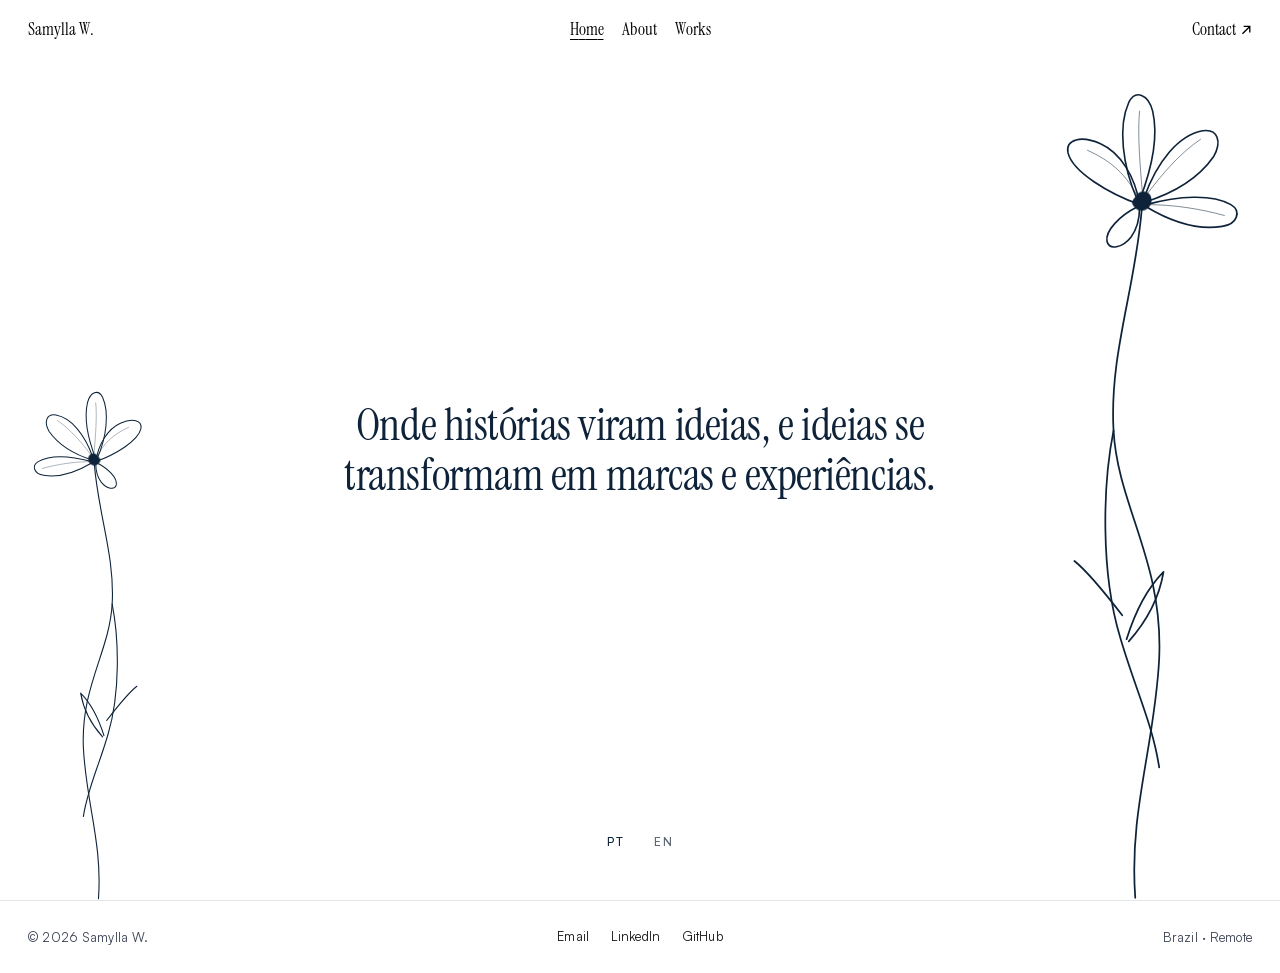
<file: index.html>
<!doctype html>
<html lang="en">
<head>
<meta charset="utf-8">
<meta name="viewport" content="width=device-width, initial-scale=1">
<title>Samylla W.</title>
<meta name="description" content="Creating meaningful experiences that connect people and brands.">
<meta property="og:title" content="Samylla W.">
<meta property="og:description" content="Creating meaningful experiences that connect people and brands.">
<meta property="og:type" content="website">
<meta name="theme-color" content="#FFFFFF">
  <link rel="icon" type="image/svg+xml" href="favicon.svg">
  <meta property="og:image" content="https://samylla.com/og-image.png?v=2">
  <meta property="og:image:width" content="1200">
  <meta property="og:image:height" content="630">
  <meta name="twitter:card" content="summary_large_image">
  <meta name="twitter:image" content="https://samylla.com/og-image.png?v=2">
<link rel="preload" href="Satoshi-Variable.woff2" as="font" type="font/woff2" crossorigin>
<link rel="preconnect" href="https://fonts.googleapis.com">
<link rel="preconnect" href="https://fonts.gstatic.com" crossorigin>
<link rel="stylesheet" href="https://fonts.googleapis.com/css2?family=Instrument+Serif&display=swap">
<link rel="stylesheet" href="style.css">
<script src="main.js" defer></script>
</head>
<body>
<div class="site page-in" style="background: #FFFFFF">
<a class="skip" href="#main">Skip to content</a>
<div class="site nav-root" style="background: transparent; min-height: 0; overflow: visible; color: #000000">
  <header style="position: absolute; top: 0; left: 0; right: 0; z-index: 40">
    <div style="display: grid; grid-template-columns: minmax(0, 1fr) auto minmax(0, 1fr); align-items: center; padding: 8px var(--gutter)">
      <a class="mn" href="index.html" style="justify-self: start"><span class="roll" aria-hidden="true"><span class="ch" style="--d: 0.000s">S</span><span class="ch" style="--d: 0.020s">a</span><span class="ch" style="--d: 0.040s">m</span><span class="ch" style="--d: 0.060s">y</span><span class="ch" style="--d: 0.080s">l</span><span class="ch" style="--d: 0.100s">l</span><span class="ch" style="--d: 0.120s">a</span><span class="ch" style="--d: 0.140s"> </span><span class="ch" style="--d: 0.160s">W</span><span class="ch" style="--d: 0.180s">.</span></span><span class="sr-only">Samylla W., home</span></a>
      <nav aria-label="Primary" class="hide-mobile"><ul style="display: flex; gap: 18px; align-items: center"><li><a class="mn" href="index.html" aria-current="page"><span class="roll" aria-hidden="true"><span class="ch" style="--d: 0.000s">H</span><span class="ch" style="--d: 0.020s">o</span><span class="ch" style="--d: 0.040s">m</span><span class="ch" style="--d: 0.060s">e</span></span><span class="sr-only">Home</span></a></li><li><a class="mn" href="about.html"><span class="roll" aria-hidden="true"><span class="ch" style="--d: 0.000s">A</span><span class="ch" style="--d: 0.020s">b</span><span class="ch" style="--d: 0.040s">o</span><span class="ch" style="--d: 0.060s">u</span><span class="ch" style="--d: 0.080s">t</span></span><span class="sr-only">About</span></a></li><li><a class="mn" href="works.html"><span class="roll" aria-hidden="true"><span class="ch" style="--d: 0.000s">W</span><span class="ch" style="--d: 0.020s">o</span><span class="ch" style="--d: 0.040s">r</span><span class="ch" style="--d: 0.060s">k</span><span class="ch" style="--d: 0.080s">s</span></span><span class="sr-only">Works</span></a></li></ul></nav>
      <div style="justify-self: end; display: flex; align-items: center">
        <a class="mn hide-mobile" href="mailto:samyllacontato@gmail.com?subject=%F0%9F%91%8B%F0%9F%8F%BB%20Hi%20(from%20your%20website)"><span class="roll" aria-hidden="true"><span class="ch" style="--d: 0.000s">C</span><span class="ch" style="--d: 0.020s">o</span><span class="ch" style="--d: 0.040s">n</span><span class="ch" style="--d: 0.060s">t</span><span class="ch" style="--d: 0.080s">a</span><span class="ch" style="--d: 0.100s">c</span><span class="ch" style="--d: 0.120s">t</span></span><span class="sr-only">Contact by email</span><svg class="arrow" viewBox="0 0 10 10" fill="none" aria-hidden="true"><path d="M2 8 8 2M3 2h5v5" stroke="currentColor" stroke-width="1.1"/></svg></a>
        <button class="mn only-mobile" type="button" data-menu-open aria-expanded="false" aria-controls="m-menu">Menu</button>
      </div>
    </div>
  </header>
  <div id="m-menu" role="dialog" aria-modal="true" aria-label="Menu" hidden style="position: fixed; inset: 0; z-index: 90; background: #FFFFFF; color: #000000; display: flex; flex-direction: column; padding: 8px var(--gutter) 32px">
    <div style="display: flex; justify-content: flex-end"><button class="mn" type="button" data-menu-close>Close</button></div>
    <ul style="margin-top: auto; display: flex; flex-direction: column; gap: 2px"><li><a href="index.html" class="serif" style="font-size: 56px; line-height: 1.1; display: block" aria-current="page">Home</a></li><li><a href="about.html" class="serif" style="font-size: 56px; line-height: 1.1; display: block">About</a></li><li><a href="works.html" class="serif" style="font-size: 56px; line-height: 1.1; display: block">Works</a></li><li><a href="mailto:samyllacontato@gmail.com?subject=%F0%9F%91%8B%F0%9F%8F%BB%20Hi%20(from%20your%20website)" class="serif" style="font-size: 56px; line-height: 1.1; display: block">Contact</a></li></ul>
  </div>
</div>
<main id="main">
  <section class="hero" aria-label="Introduction" data-hero>
    <svg class="art art-r" viewBox="1040 140 200 762" preserveAspectRatio="xMidYMax meet" aria-hidden="true" fill="none" stroke="currentColor" stroke-linecap="round" stroke-linejoin="round">
      <g class="sway">
          <path class="draw" pathLength="1" d="M1130 266 C1124 340 1100 400 1104 470 C1108 540 1150 590 1146 680 C1142 760 1118 820 1124 900" stroke-width="1.6" style="--d: 0.10s"/>
          <path class="draw" pathLength="1" d="M1104 470 C1094 520 1092 600 1110 660 C1124 708 1140 740 1146 780" stroke-width="1.6" style="--d: 0.35s"/>
          <path class="draw" pathLength="1" d="M1112 640 C1092 614 1078 598 1068 590" stroke-width="1.6" style="--d: 0.60s"/>
          <path class="draw" pathLength="1" d="M1116 662 C1126 630 1138 612 1150 600 C1146 624 1134 646 1118 664" stroke-width="1.6" style="--d: 0.85s"/>
          <path class="draw" pathLength="1" d="M1128 262 C1100 252 1066 232 1062 214 C1060 202 1074 198 1092 206 C1110 214 1124 236 1128 262" stroke-width="1.5" style="--d: 1.10s"/>
          <path class="draw" pathLength="1" d="M1126 258 C1112 226 1108 190 1118 168 C1124 156 1136 160 1140 176 C1146 202 1138 232 1128 258" stroke-width="1.5" style="--d: 1.28s"/>
          <path class="draw" pathLength="1" d="M1132 256 C1144 222 1164 198 1186 194 C1200 192 1204 204 1196 218 C1182 238 1158 252 1132 260" stroke-width="1.5" style="--d: 1.46s"/>
          <path class="draw" pathLength="1" d="M1134 262 C1164 254 1194 252 1212 262 C1222 268 1218 280 1204 282 C1180 286 1154 276 1134 264" stroke-width="1.5" style="--d: 1.64s"/>
          <path class="draw" pathLength="1" d="M1126 264 C1110 272 1096 286 1098 296 C1100 304 1112 302 1120 292 C1126 284 1128 274 1128 264" stroke-width="1.5" style="--d: 1.82s"/>
          <path class="draw" pathLength="1" d="M1128 258 C1116 234 1102 222 1080 212" stroke-width=".8" opacity=".6" style="--d: 2.00s"/>
          <path class="draw" pathLength="1" d="M1131 256 C1128 222 1126 196 1128 176" stroke-width=".8" opacity=".6" style="--d: 2.10s"/>
          <path class="draw" pathLength="1" d="M1132 256 C1150 232 1166 214 1184 202" stroke-width=".8" opacity=".6" style="--d: 2.20s"/>
          <path class="draw" pathLength="1" d="M1134 262 C1160 262 1184 266 1206 272" stroke-width=".8" opacity=".6" style="--d: 2.30s"/>
          <path class="seed" d="M1124 255 C1128 247 1139 249 1139 258 C1139 267 1128 271 1123 264 C1120 261 1121 258 1124 255 Z" fill="currentColor" stroke="none" style="--d: 2.40s"/>
      </g>
    </svg>
    <svg class="art art-l" viewBox="1040 140 200 762" preserveAspectRatio="xMidYMax meet" aria-hidden="true" fill="none" stroke="currentColor" stroke-linecap="round" stroke-linejoin="round">
      <g class="sway" style="animation-delay: 3s">
          <path class="draw" pathLength="1" d="M1130 266 C1124 340 1100 400 1104 470 C1108 540 1150 590 1146 680 C1142 760 1118 820 1124 900" stroke-width="1.6" style="--d: 0.90s"/>
          <path class="draw" pathLength="1" d="M1104 470 C1094 520 1092 600 1110 660 C1124 708 1140 740 1146 780" stroke-width="1.6" style="--d: 1.15s"/>
          <path class="draw" pathLength="1" d="M1112 640 C1092 614 1078 598 1068 590" stroke-width="1.6" style="--d: 1.40s"/>
          <path class="draw" pathLength="1" d="M1116 662 C1126 630 1138 612 1150 600 C1146 624 1134 646 1118 664" stroke-width="1.6" style="--d: 1.65s"/>
          <path class="draw" pathLength="1" d="M1128 262 C1100 252 1066 232 1062 214 C1060 202 1074 198 1092 206 C1110 214 1124 236 1128 262" stroke-width="1.5" style="--d: 1.90s"/>
          <path class="draw" pathLength="1" d="M1126 258 C1112 226 1108 190 1118 168 C1124 156 1136 160 1140 176 C1146 202 1138 232 1128 258" stroke-width="1.5" style="--d: 2.08s"/>
          <path class="draw" pathLength="1" d="M1132 256 C1144 222 1164 198 1186 194 C1200 192 1204 204 1196 218 C1182 238 1158 252 1132 260" stroke-width="1.5" style="--d: 2.26s"/>
          <path class="draw" pathLength="1" d="M1134 262 C1164 254 1194 252 1212 262 C1222 268 1218 280 1204 282 C1180 286 1154 276 1134 264" stroke-width="1.5" style="--d: 2.44s"/>
          <path class="draw" pathLength="1" d="M1126 264 C1110 272 1096 286 1098 296 C1100 304 1112 302 1120 292 C1126 284 1128 274 1128 264" stroke-width="1.5" style="--d: 2.62s"/>
          <path class="draw" pathLength="1" d="M1128 258 C1116 234 1102 222 1080 212" stroke-width=".8" opacity=".6" style="--d: 2.80s"/>
          <path class="draw" pathLength="1" d="M1131 256 C1128 222 1126 196 1128 176" stroke-width=".8" opacity=".6" style="--d: 2.90s"/>
          <path class="draw" pathLength="1" d="M1132 256 C1150 232 1166 214 1184 202" stroke-width=".8" opacity=".6" style="--d: 3.00s"/>
          <path class="draw" pathLength="1" d="M1134 262 C1160 262 1184 266 1206 272" stroke-width=".8" opacity=".6" style="--d: 3.10s"/>
          <path class="seed" d="M1124 255 C1128 247 1139 249 1139 258 C1139 267 1128 271 1123 264 C1120 261 1121 258 1124 255 Z" fill="currentColor" stroke="none" style="--d: 3.20s"/>
      </g>
    </svg>
    <h1 class="sr-only">Samylla W. — Senior Product Designer and Design Engineer</h1>
    <div class="quote">
      <p lang="pt-BR" data-lang="pt" data-on="false"><span class="w" style="--d: 0.00s">Onde</span> <span class="w" style="--d: 0.06s">histórias</span> <span class="w" style="--d: 0.12s">viram</span> <span class="w" style="--d: 0.18s">ideias,</span> <span class="w" style="--d: 0.24s">e</span> <span class="w" style="--d: 0.30s">ideias</span> <span class="w" style="--d: 0.36s">se</span> <span class="w" style="--d: 0.42s">transformam</span> <span class="w" style="--d: 0.48s">em</span> <span class="w" style="--d: 0.54s">marcas</span> <span class="w" style="--d: 0.60s">e</span> <span class="w" style="--d: 0.66s">experiências.</span></p>
      <p lang="en" data-lang="en" data-on="false" aria-hidden="true"><span class="w" style="--d: 0.00s">Where</span> <span class="w" style="--d: 0.06s">stories</span> <span class="w" style="--d: 0.12s">become</span> <span class="w" style="--d: 0.18s">ideas,</span> <span class="w" style="--d: 0.24s">and</span> <span class="w" style="--d: 0.30s">ideas</span> <span class="w" style="--d: 0.36s">turn</span> <span class="w" style="--d: 0.42s">into</span> <span class="w" style="--d: 0.48s">brands</span> <span class="w" style="--d: 0.54s">and</span> <span class="w" style="--d: 0.60s">experiences.</span></p>
    </div>
    <div class="lang" role="group" aria-label="Language of the statement">
      <button type="button" data-set-lang="pt" aria-pressed="true">PT</button>
      <button type="button" data-set-lang="en" aria-pressed="false">EN</button>
    </div>
  </section>
</main>
<footer class="site" style="min-height: 0; background: #FFFFFF; color: #161616; font-family: var(--sans)">
  <div style="border-top: 1px solid var(--rule)">
  <div class="ft">
    <p class="t-meta c-3">© 2026 Samylla W.</p>
    <ul style="display: flex; gap: 22px; flex-wrap: wrap">
      <li><a class="t-meta" href="mailto:samyllacontato@gmail.com" style="display: inline-flex; min-height: 44px; align-items: center"><span class="u-link">Email</span></a></li>
      <li><a class="t-meta" href="https://www.linkedin.com/in/samylla-w/" target="_blank" rel="noopener" style="display: inline-flex; min-height: 44px; align-items: center"><span class="u-link">LinkedIn</span></a></li>
      <li><a class="t-meta" href="https://github.com/samyllaw" target="_blank" rel="noopener" style="display: inline-flex; min-height: 44px; align-items: center"><span class="u-link">GitHub</span></a></li>
    </ul>
    <p class="t-meta c-3" style="justify-self: end">Brazil · Remote</p>
  </div>
  </div>
</footer>
</div>
</body>
</html>
</file>
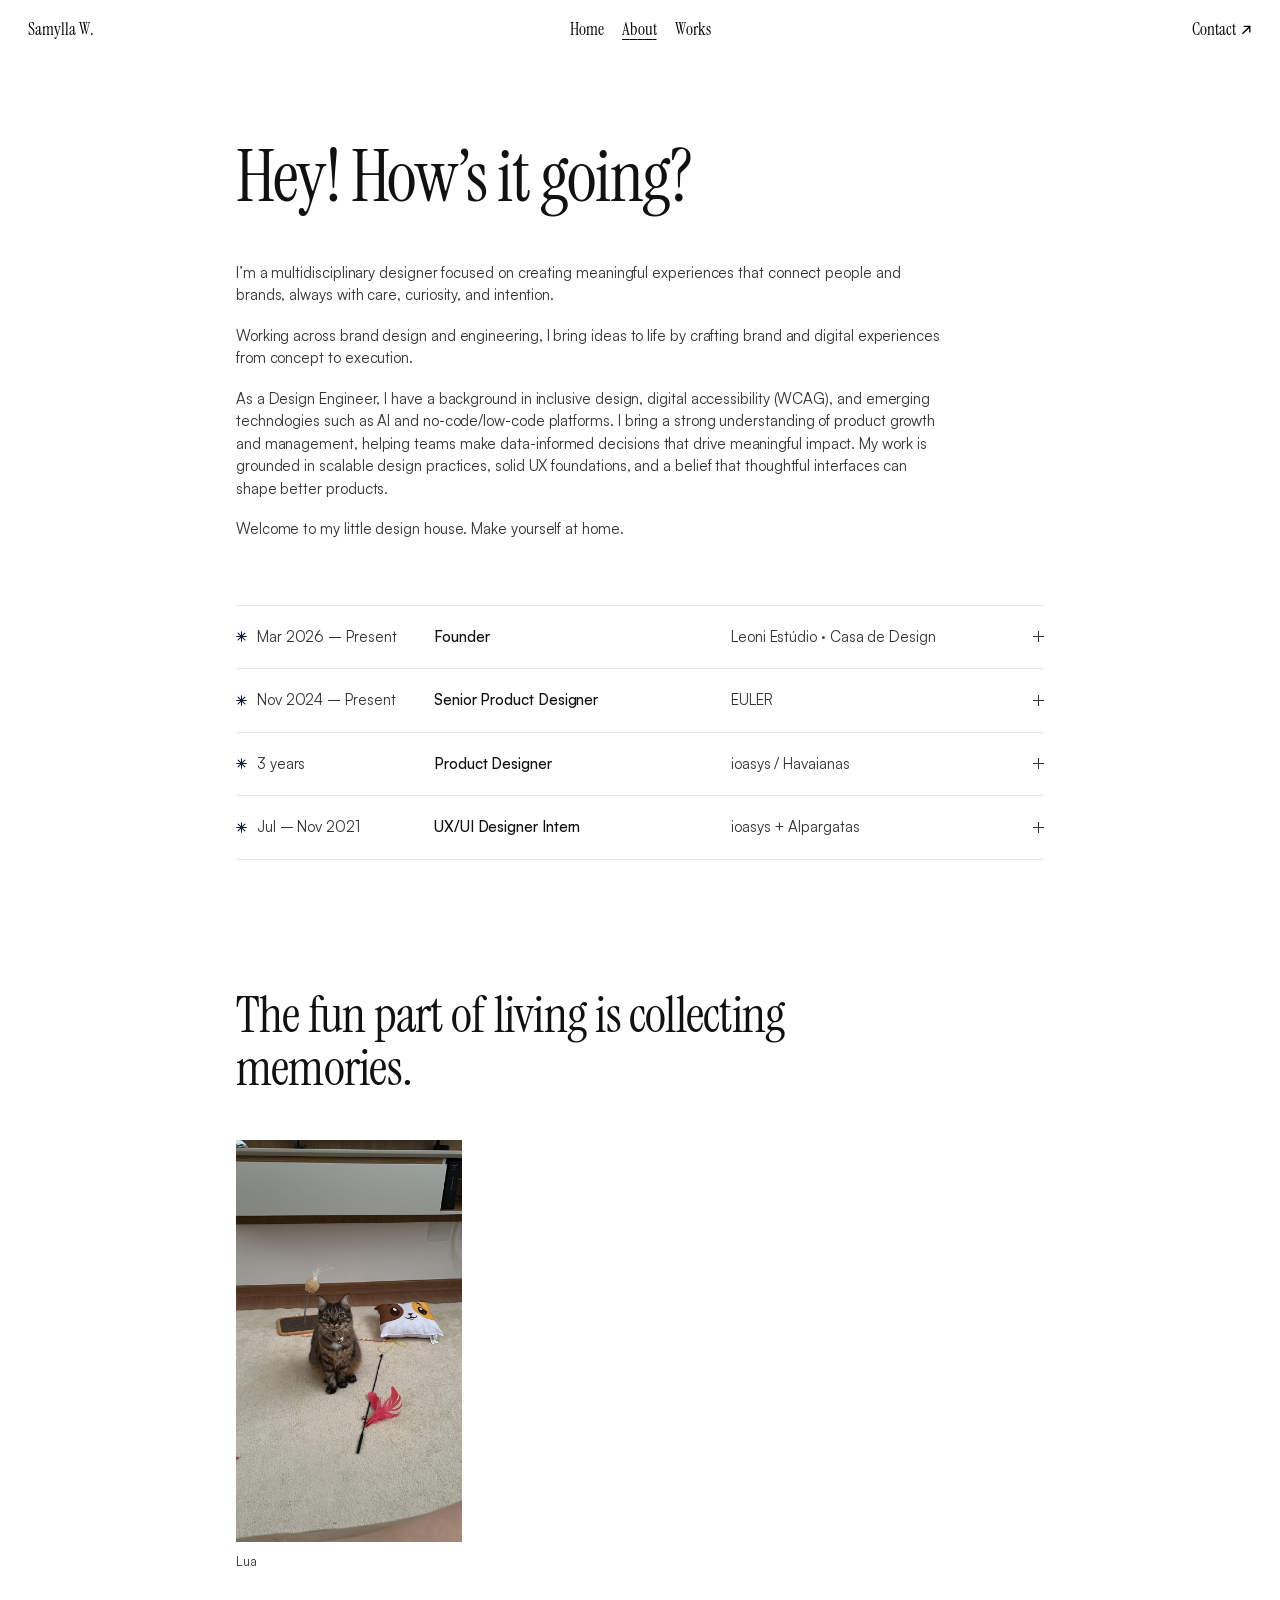
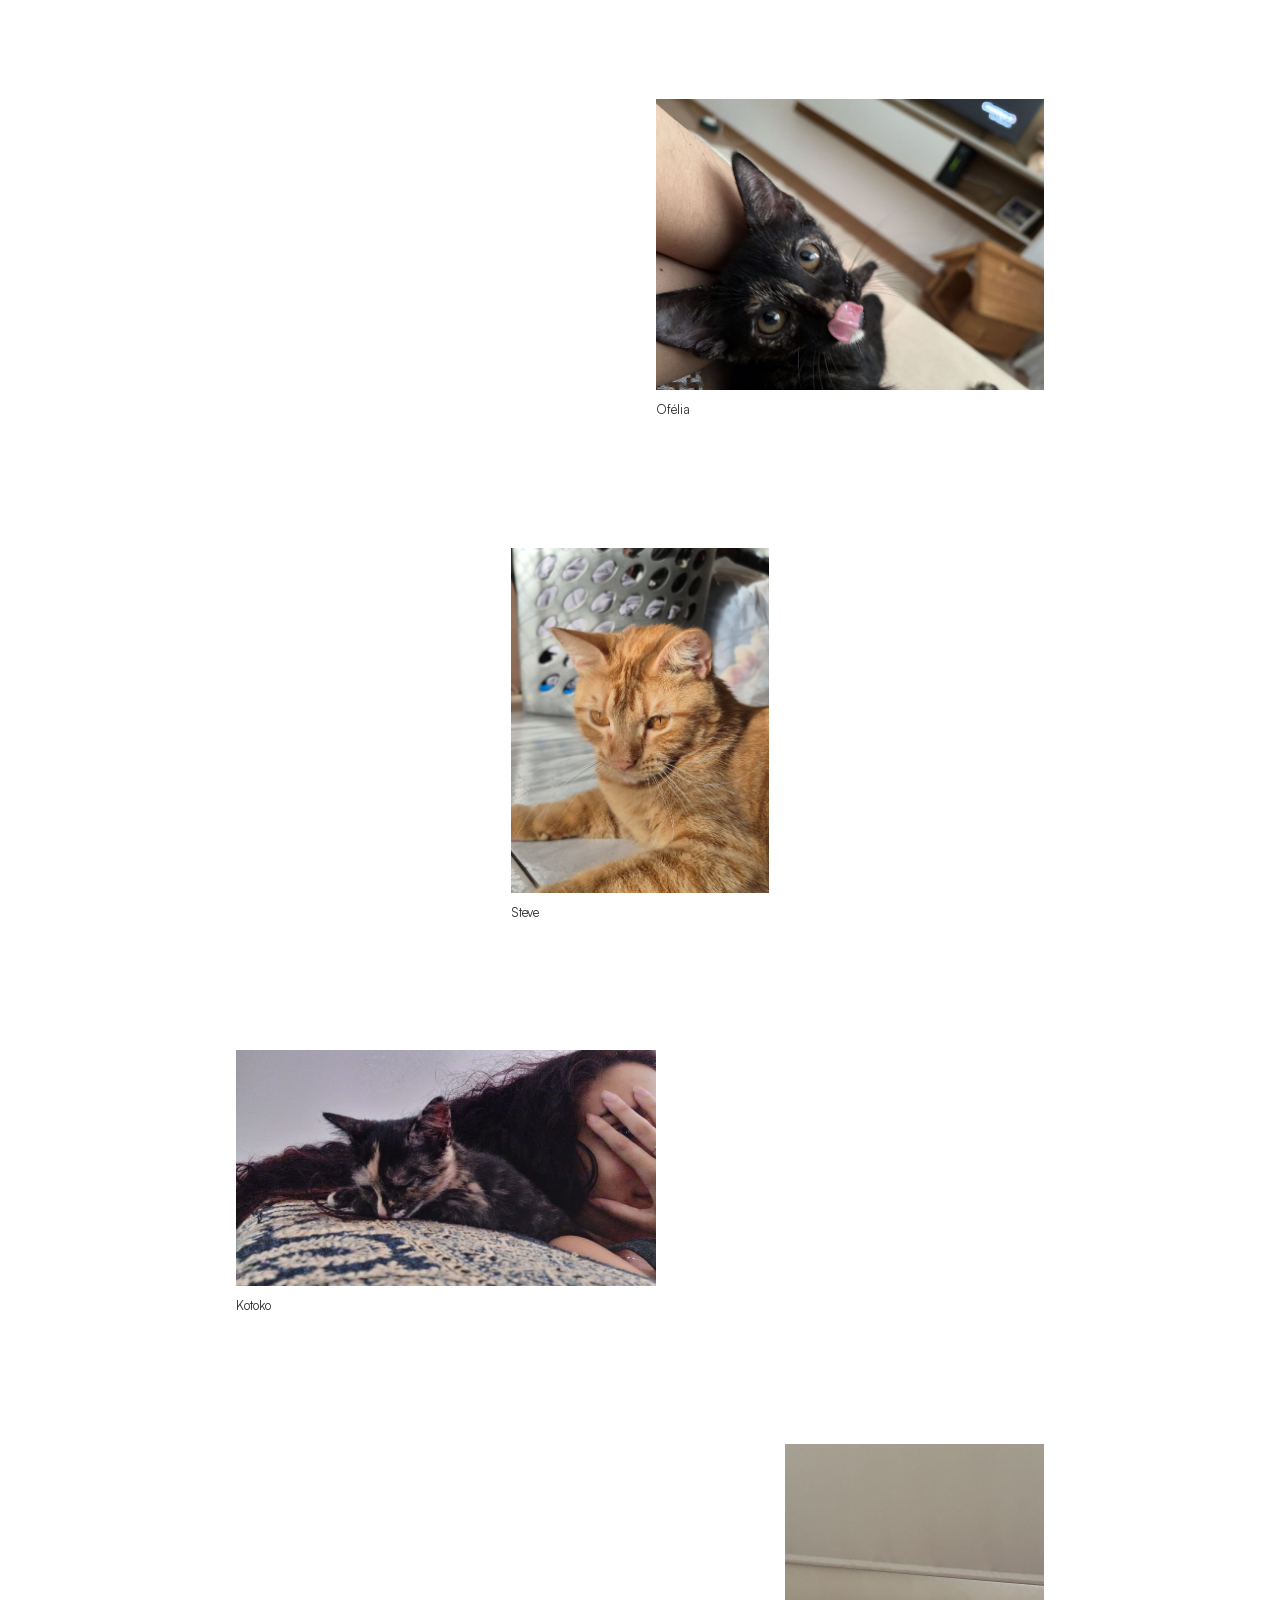
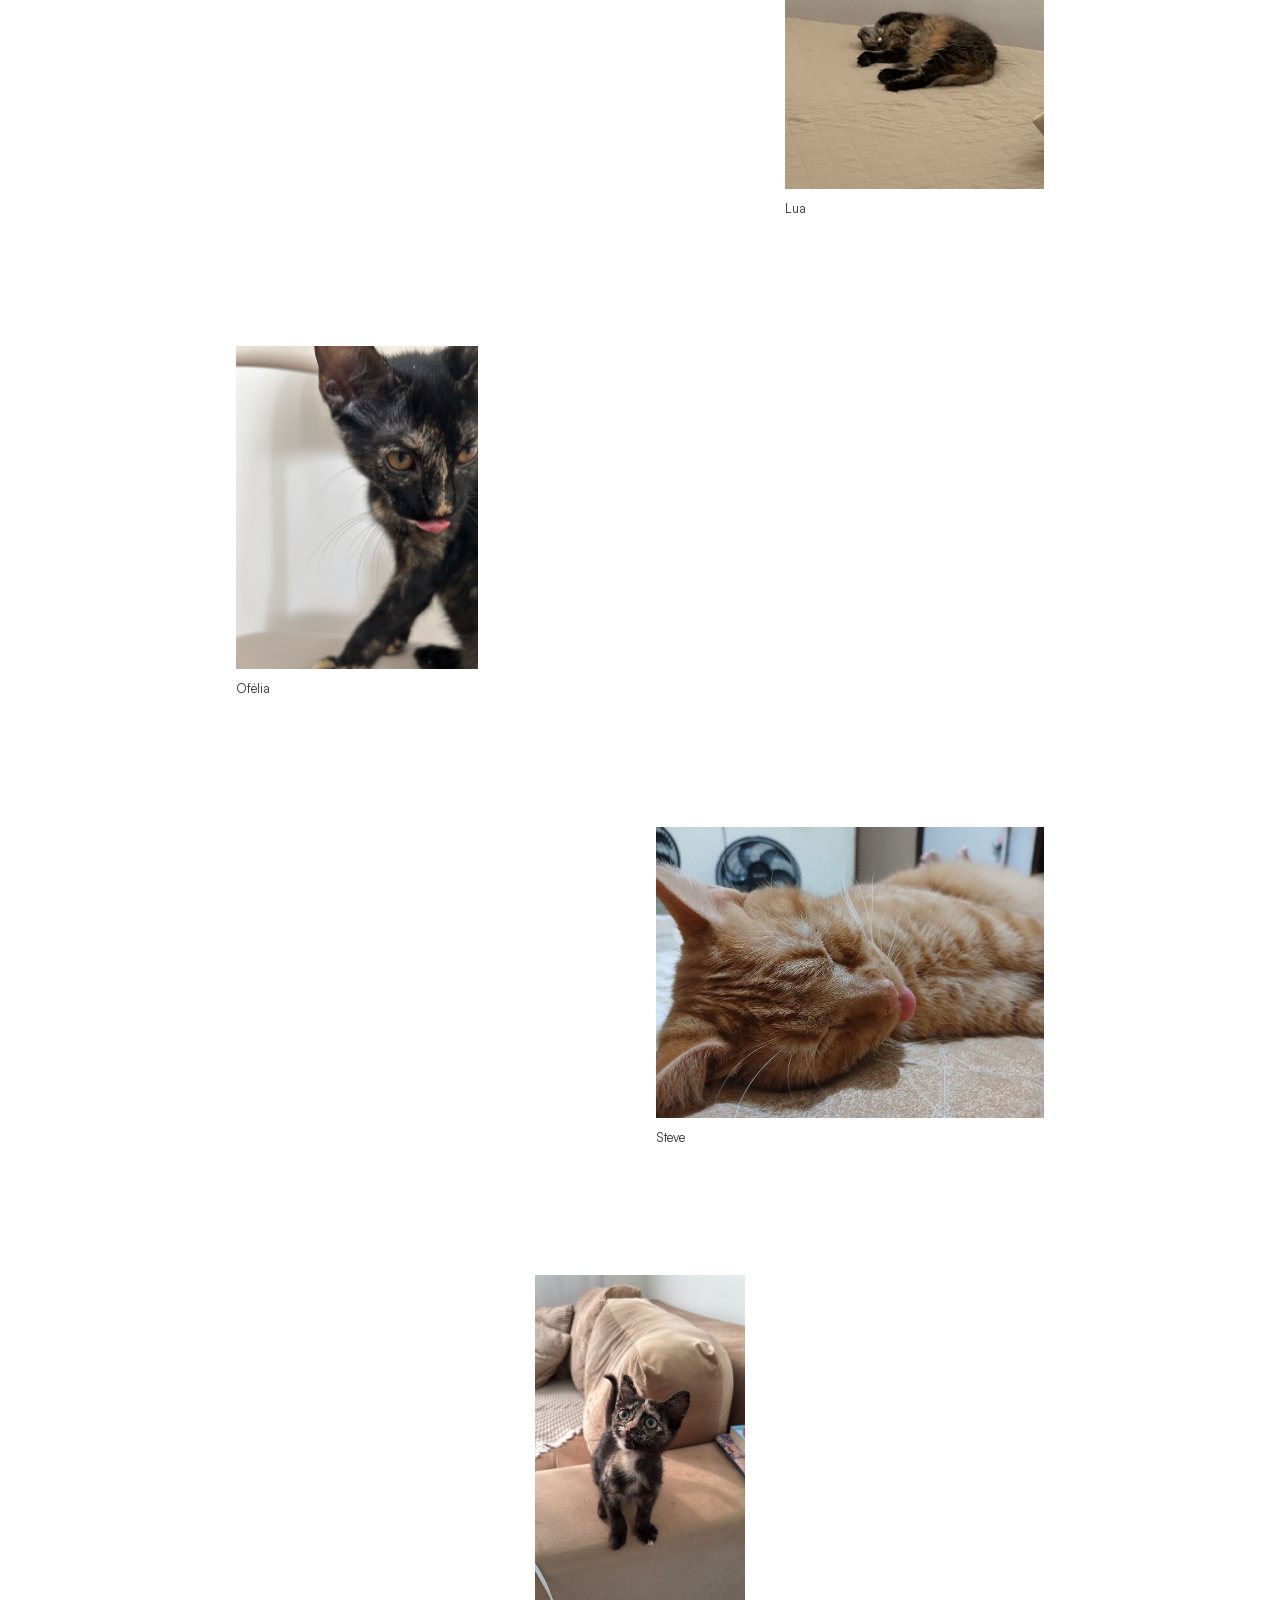
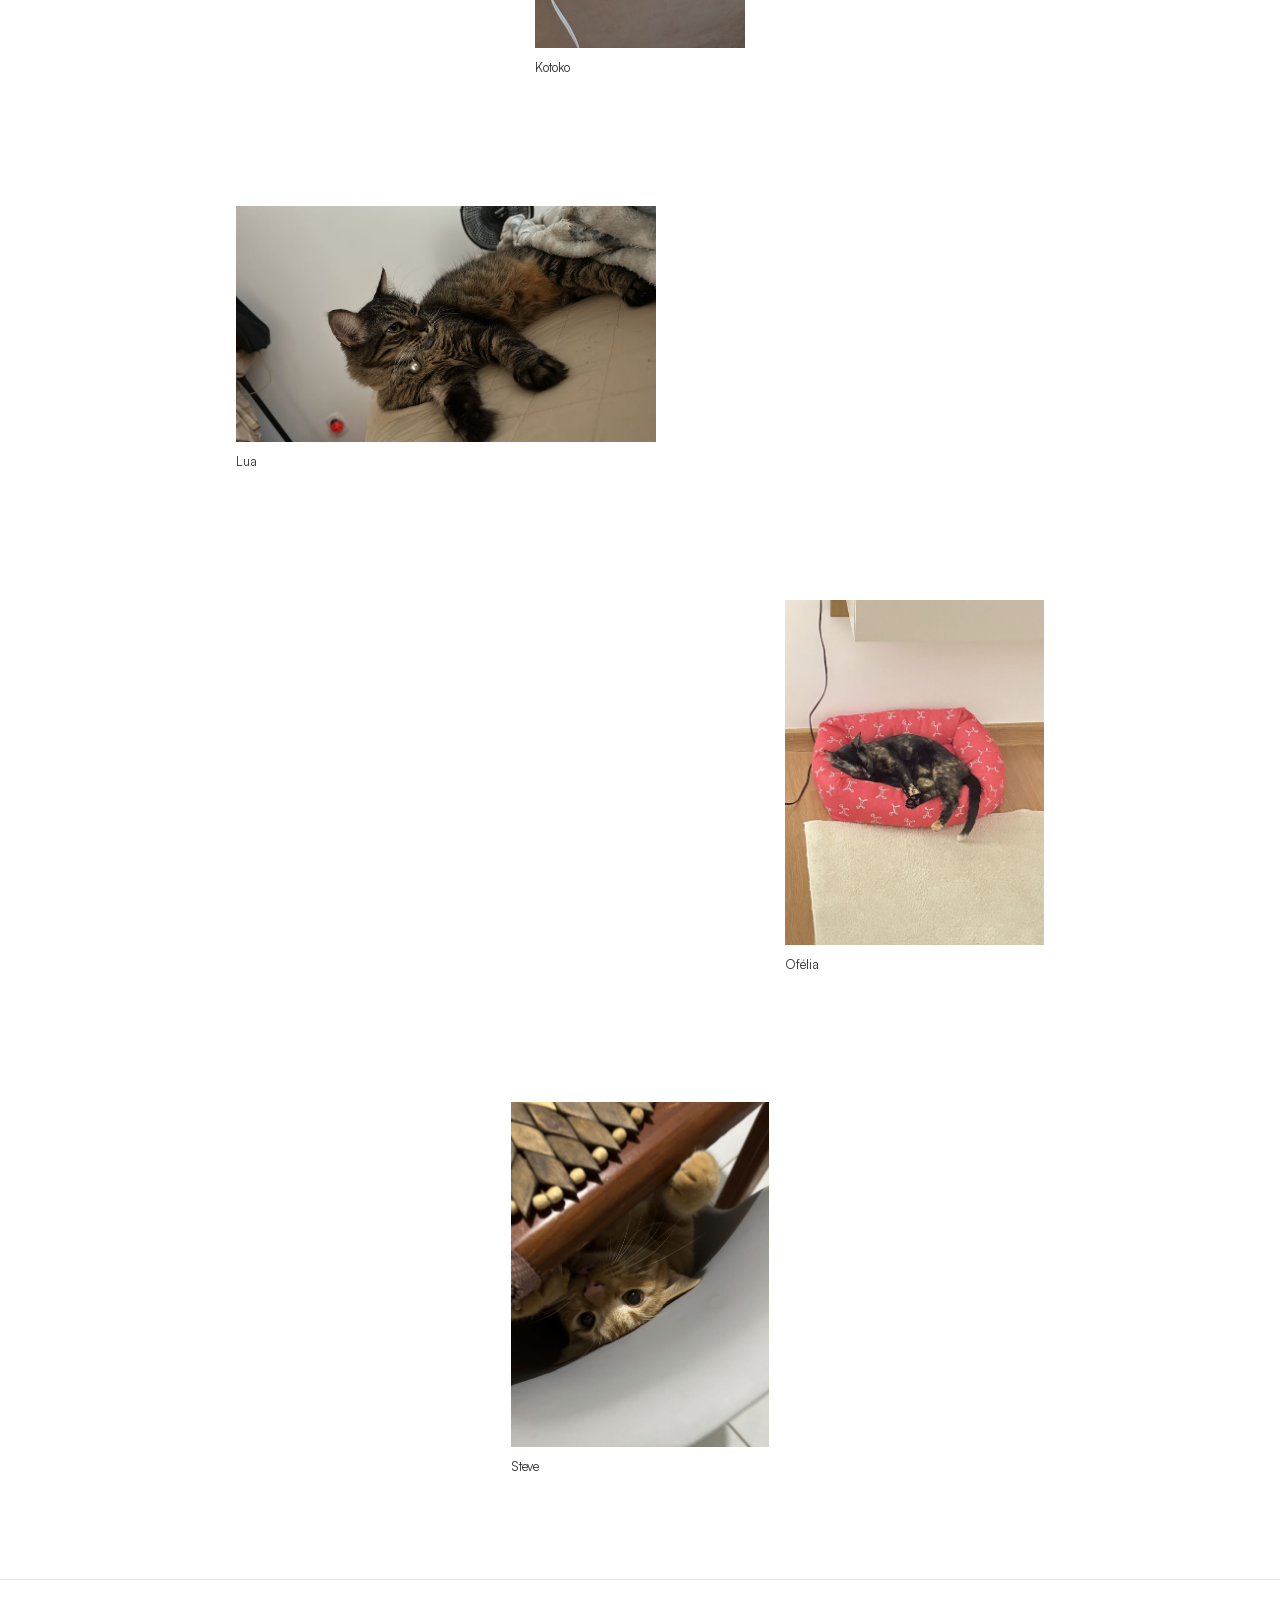
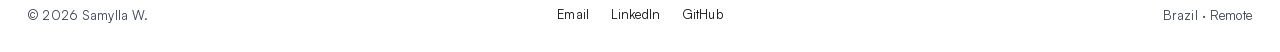
<file: about.html>
<!doctype html>
<html lang="en">
<head>
<meta charset="utf-8">
<meta name="viewport" content="width=device-width, initial-scale=1">
<title>About — Samylla W.</title>
<meta name="description" content="Creating meaningful experiences that connect people and brands.">
<meta property="og:title" content="Samylla W.">
<meta property="og:description" content="Creating meaningful experiences that connect people and brands.">
<meta property="og:type" content="website">
<meta name="theme-color" content="#FFFFFF">
  <link rel="icon" type="image/svg+xml" href="favicon.svg">
  <meta property="og:image" content="https://samylla.com/og-image.png?v=2">
  <meta property="og:image:width" content="1200">
  <meta property="og:image:height" content="630">
  <meta name="twitter:card" content="summary_large_image">
  <meta name="twitter:image" content="https://samylla.com/og-image.png?v=2">
<link rel="preload" href="Satoshi-Variable.woff2" as="font" type="font/woff2" crossorigin>
<link rel="preconnect" href="https://fonts.googleapis.com">
<link rel="preconnect" href="https://fonts.gstatic.com" crossorigin>
<link rel="stylesheet" href="https://fonts.googleapis.com/css2?family=Instrument+Serif&display=swap">
<link rel="stylesheet" href="style.css">
<script src="main.js" defer></script>
</head>
<body>
<div class="site pg page-in" style="background: #FFFFFF">
<a class="skip" href="#main">Skip to content</a>
<div class="site nav-root" style="background: transparent; min-height: 0; overflow: visible; color: #000000">
  <header style="position: absolute; top: 0; left: 0; right: 0; z-index: 40">
    <div style="display: grid; grid-template-columns: minmax(0, 1fr) auto minmax(0, 1fr); align-items: center; padding: 8px var(--gutter)">
      <a class="mn" href="index.html" style="justify-self: start"><span class="roll" aria-hidden="true"><span class="ch" style="--d: 0.000s">S</span><span class="ch" style="--d: 0.020s">a</span><span class="ch" style="--d: 0.040s">m</span><span class="ch" style="--d: 0.060s">y</span><span class="ch" style="--d: 0.080s">l</span><span class="ch" style="--d: 0.100s">l</span><span class="ch" style="--d: 0.120s">a</span><span class="ch" style="--d: 0.140s"> </span><span class="ch" style="--d: 0.160s">W</span><span class="ch" style="--d: 0.180s">.</span></span><span class="sr-only">Samylla W., home</span></a>
      <nav aria-label="Primary" class="hide-mobile"><ul style="display: flex; gap: 18px; align-items: center"><li><a class="mn" href="index.html"><span class="roll" aria-hidden="true"><span class="ch" style="--d: 0.000s">H</span><span class="ch" style="--d: 0.020s">o</span><span class="ch" style="--d: 0.040s">m</span><span class="ch" style="--d: 0.060s">e</span></span><span class="sr-only">Home</span></a></li><li><a class="mn" href="about.html" aria-current="page"><span class="roll" aria-hidden="true"><span class="ch" style="--d: 0.000s">A</span><span class="ch" style="--d: 0.020s">b</span><span class="ch" style="--d: 0.040s">o</span><span class="ch" style="--d: 0.060s">u</span><span class="ch" style="--d: 0.080s">t</span></span><span class="sr-only">About</span></a></li><li><a class="mn" href="works.html"><span class="roll" aria-hidden="true"><span class="ch" style="--d: 0.000s">W</span><span class="ch" style="--d: 0.020s">o</span><span class="ch" style="--d: 0.040s">r</span><span class="ch" style="--d: 0.060s">k</span><span class="ch" style="--d: 0.080s">s</span></span><span class="sr-only">Works</span></a></li></ul></nav>
      <div style="justify-self: end; display: flex; align-items: center">
        <a class="mn hide-mobile" href="mailto:samyllacontato@gmail.com?subject=%F0%9F%91%8B%F0%9F%8F%BB%20Hi%20(from%20your%20website)"><span class="roll" aria-hidden="true"><span class="ch" style="--d: 0.000s">C</span><span class="ch" style="--d: 0.020s">o</span><span class="ch" style="--d: 0.040s">n</span><span class="ch" style="--d: 0.060s">t</span><span class="ch" style="--d: 0.080s">a</span><span class="ch" style="--d: 0.100s">c</span><span class="ch" style="--d: 0.120s">t</span></span><span class="sr-only">Contact by email</span><svg class="arrow" viewBox="0 0 10 10" fill="none" aria-hidden="true"><path d="M2 8 8 2M3 2h5v5" stroke="currentColor" stroke-width="1.1"/></svg></a>
        <button class="mn only-mobile" type="button" data-menu-open aria-expanded="false" aria-controls="m-menu">Menu</button>
      </div>
    </div>
  </header>
  <div id="m-menu" role="dialog" aria-modal="true" aria-label="Menu" hidden style="position: fixed; inset: 0; z-index: 90; background: #FFFFFF; color: #000000; display: flex; flex-direction: column; padding: 8px var(--gutter) 32px">
    <div style="display: flex; justify-content: flex-end"><button class="mn" type="button" data-menu-close>Close</button></div>
    <ul style="margin-top: auto; display: flex; flex-direction: column; gap: 2px"><li><a href="index.html" class="serif" style="font-size: 56px; line-height: 1.1; display: block">Home</a></li><li><a href="about.html" class="serif" style="font-size: 56px; line-height: 1.1; display: block" aria-current="page">About</a></li><li><a href="works.html" class="serif" style="font-size: 56px; line-height: 1.1; display: block">Works</a></li><li><a href="mailto:samyllacontato@gmail.com?subject=%F0%9F%91%8B%F0%9F%8F%BB%20Hi%20(from%20your%20website)" class="serif" style="font-size: 56px; line-height: 1.1; display: block">Contact</a></li></ul>
  </div>
</div>
<main id="main" class="px" style="padding-top: clamp(96px, 9vw, 140px)">
  <!-- Intro -->
  <section class="sec" style="border-top: 0" aria-labelledby="ab-h">
    <div class="ed">
      <div style="grid-column: 3 / span 8">
        <h1 id="ab-h" class="ab-hey"><span class="line-mask"><span style="--d: .05s">Hey! How’s it going?</span></span></h1>
        <div class="ab-two sr" style="margin-top: 0; grid-template-columns: minmax(0,1fr); row-gap: 18px; max-width: 64ch">
          <p class="g">I’m a multidisciplinary designer focused on creating meaningful experiences that connect people and brands, always with care, curiosity, and intention.</p>
          <p class="g">Working across brand design and engineering, I bring ideas to life by crafting brand and digital experiences from concept to execution.</p>
          <p class="g">As a Design Engineer, I have a background in inclusive design, digital accessibility (WCAG), and emerging technologies such as AI and no-code/low-code platforms. I bring a strong understanding of product growth and management, helping teams make data-informed decisions that drive meaningful impact. My work is grounded in scalable design practices, solid UX foundations, and a belief that thoughtful interfaces can shape better products.</p>
          <p class="g">Welcome to my little design house. Make yourself at home.</p>
        </div>

      <ol aria-label="Experience" style="border-top: 1px solid #E6E6E6; margin-top: var(--vgap)">
          <li class="xr">
            <button class="xb" type="button" aria-expanded="false" aria-controls="xp-0">
              <span class="g" style="grid-column: span 2; display: inline-flex; align-items: center; gap: 10px"><svg class="ast-b" viewBox="0 0 16 16" aria-hidden="true"><path d="M8 1v14M1 8h14M3.05 3.05l9.9 9.9M12.95 3.05l-9.9 9.9" stroke="currentColor" stroke-width="1.6" stroke-linecap="round"/></svg>Mar 2026 – Present</span>
              <span style="grid-column: span 3; font-weight: 500">Founder</span>
              <span class="g" style="grid-column: span 3">Leoni Estúdio · Casa de Design</span>
              <svg class="xi" viewBox="0 0 12 12" fill="none" aria-hidden="true"><path d="M6 0v12M0 6h12" stroke="currentColor" stroke-width="1.1"/></svg>
            </button>
            <div class="xp-p" id="xp-0"><div><div class="xd"><p class="g" style="grid-column: 3 / span 6; max-width: 54ch">A design house with a delicate, contemporary identity that values the spontaneous, the human and the everyday, with a documental, tactile and timeless aesthetic.</p></div></div></div>
          </li>
          <li class="xr">
            <button class="xb" type="button" aria-expanded="false" aria-controls="xp-1">
              <span class="g" style="grid-column: span 2; display: inline-flex; align-items: center; gap: 10px"><svg class="ast-b" viewBox="0 0 16 16" aria-hidden="true"><path d="M8 1v14M1 8h14M3.05 3.05l9.9 9.9M12.95 3.05l-9.9 9.9" stroke="currentColor" stroke-width="1.6" stroke-linecap="round"/></svg>Nov 2024 – Present</span>
              <span style="grid-column: span 3; font-weight: 500">Senior Product Designer</span>
              <span class="g" style="grid-column: span 3">EULER</span>
              <svg class="xi" viewBox="0 0 12 12" fill="none" aria-hidden="true"><path d="M6 0v12M0 6h12" stroke="currentColor" stroke-width="1.1"/></svg>
            </button>
            <div class="xp-p" id="xp-1"><div><div class="xd"><p class="g" style="grid-column: 3 / span 6; max-width: 54ch">Leading product and system design initiatives for a PRM platform, including design systems, AI-powered experiences, accessibility improvements, and scalable workflows. Working across discovery, strategy, UX architecture, and cross-functional collaboration with product and engineering teams.</p></div></div></div>
          </li>
          <li class="xr">
            <button class="xb" type="button" aria-expanded="false" aria-controls="xp-2">
              <span class="g" style="grid-column: span 2; display: inline-flex; align-items: center; gap: 10px"><svg class="ast-b" viewBox="0 0 16 16" aria-hidden="true"><path d="M8 1v14M1 8h14M3.05 3.05l9.9 9.9M12.95 3.05l-9.9 9.9" stroke="currentColor" stroke-width="1.6" stroke-linecap="round"/></svg>3 years</span>
              <span style="grid-column: span 3; font-weight: 500">Product Designer</span>
              <span class="g" style="grid-column: span 3">ioasys / Havaianas</span>
              <svg class="xi" viewBox="0 0 12 12" fill="none" aria-hidden="true"><path d="M6 0v12M0 6h12" stroke="currentColor" stroke-width="1.1"/></svg>
            </button>
            <div class="xp-p" id="xp-2"><div><div class="xd"><p class="g" style="grid-column: 3 / span 6; max-width: 54ch">Designed end-to-end digital experiences for web and mobile products, balancing user needs, business goals, and scalable UX decisions across large-scale initiatives and multidisciplinary teams.</p></div></div></div>
          </li>
          <li class="xr">
            <button class="xb" type="button" aria-expanded="false" aria-controls="xp-3">
              <span class="g" style="grid-column: span 2; display: inline-flex; align-items: center; gap: 10px"><svg class="ast-b" viewBox="0 0 16 16" aria-hidden="true"><path d="M8 1v14M1 8h14M3.05 3.05l9.9 9.9M12.95 3.05l-9.9 9.9" stroke="currentColor" stroke-width="1.6" stroke-linecap="round"/></svg>Jul – Nov 2021</span>
              <span style="grid-column: span 3; font-weight: 500">UX/UI Designer Intern</span>
              <span class="g" style="grid-column: span 3">ioasys + Alpargatas</span>
              <svg class="xi" viewBox="0 0 12 12" fill="none" aria-hidden="true"><path d="M6 0v12M0 6h12" stroke="currentColor" stroke-width="1.1"/></svg>
            </button>
            <div class="xp-p" id="xp-3"><div><div class="xd"><p class="g" style="grid-column: 3 / span 6; max-width: 54ch">Supported product discovery through benchmarking, competitive analysis, and UX exploration for e-commerce experiences, contributing to strategic and user-centered decision-making.</p></div></div></div>
          </li>
      </ol>
      </div>
    </div>
  </section>

  <section class="sec" style="border-top: 0" aria-labelledby="off-h">
    <div class="ed">
      <h2 id="off-h" class="off-t sr" style="grid-column: 3 / span 8">The fun part of living is collecting memories.</h2>
      <ul class="sg" style="grid-column: 3 / span 8" aria-label="Photos of my cats">
        <li class="sg-it" style="justify-self: start; width: 28%"><figure style="margin: 0"><img src="lua-4.jpg" alt="Lua, one of my cats" loading="lazy" decoding="async" style="aspect-ratio: 788 / 1400"><figcaption class="sg-cap">Lua</figcaption></figure></li>
        <li class="sg-it" style="justify-self: end; width: 48%"><figure style="margin: 0"><img src="ofeelia-1.jpg" alt="Ofélia, one of my cats" loading="lazy" decoding="async" style="aspect-ratio: 4 / 3"><figcaption class="sg-cap">Ofélia</figcaption></figure></li>
        <li class="sg-it" style="justify-self: center; width: 32%"><figure style="margin: 0"><img src="steve-5.jpg" alt="Steve, one of my cats" loading="lazy" decoding="async" style="aspect-ratio: 3 / 4"><figcaption class="sg-cap">Steve</figcaption></figure></li>
        <li class="sg-it" style="justify-self: start; width: 52%"><figure style="margin: 0"><img src="kotoko-2.jpg" alt="Kotoko, one of my cats" loading="lazy" decoding="async" style="aspect-ratio: 1400 / 787"><figcaption class="sg-cap">Kotoko</figcaption></figure></li>
        <li class="sg-it" style="justify-self: end; width: 32%"><figure style="margin: 0"><img src="lua-6.jpg" alt="Lua, one of my cats" loading="lazy" decoding="async" style="aspect-ratio: 3 / 4"><figcaption class="sg-cap">Lua</figcaption></figure></li>
        <li class="sg-it" style="justify-self: start; width: 30%"><figure style="margin: 0"><img src="ofeelia-2.jpg" alt="Ofélia, one of my cats" loading="lazy" decoding="async" style="aspect-ratio: 3 / 4"><figcaption class="sg-cap">Ofélia</figcaption></figure></li>
        <li class="sg-it" style="justify-self: end; width: 48%"><figure style="margin: 0"><img src="steve-4.jpg" alt="Steve, one of my cats" loading="lazy" decoding="async" style="aspect-ratio: 4 / 3"><figcaption class="sg-cap">Steve</figcaption></figure></li>
        <li class="sg-it" style="justify-self: center; width: 26%"><figure style="margin: 0"><img src="kotoko-1.jpg" alt="Kotoko, one of my cats" loading="lazy" decoding="async" style="aspect-ratio: 788 / 1400"><figcaption class="sg-cap">Kotoko</figcaption></figure></li>
        <li class="sg-it" style="justify-self: start; width: 52%"><figure style="margin: 0"><img src="lua-1.jpg" alt="Lua, one of my cats" loading="lazy" decoding="async" style="aspect-ratio: 1400 / 788"><figcaption class="sg-cap">Lua</figcaption></figure></li>
        <li class="sg-it" style="justify-self: end; width: 32%"><figure style="margin: 0"><img src="ofeelia-3.jpg" alt="Ofélia, one of my cats" loading="lazy" decoding="async" style="aspect-ratio: 3 / 4"><figcaption class="sg-cap">Ofélia</figcaption></figure></li>
        <li class="sg-it" style="justify-self: center; width: 32%"><figure style="margin: 0"><img src="steve-3.jpg" alt="Steve, one of my cats" loading="lazy" decoding="async" style="aspect-ratio: 3 / 4"><figcaption class="sg-cap">Steve</figcaption></figure></li>
      </ul>
    </div>
  </section>
</main>
<footer class="site" style="min-height: 0; background: #FFFFFF; color: #161616; font-family: var(--sans)">
  <div style="border-top: 1px solid var(--rule)">
  <div class="ft">
    <p class="t-meta c-3">© 2026 Samylla W.</p>
    <ul style="display: flex; gap: 22px; flex-wrap: wrap">
      <li><a class="t-meta" href="mailto:samyllacontato@gmail.com" style="display: inline-flex; min-height: 44px; align-items: center"><span class="u-link">Email</span></a></li>
      <li><a class="t-meta" href="https://www.linkedin.com/in/samylla-w/" target="_blank" rel="noopener" style="display: inline-flex; min-height: 44px; align-items: center"><span class="u-link">LinkedIn</span></a></li>
      <li><a class="t-meta" href="https://github.com/samyllaw" target="_blank" rel="noopener" style="display: inline-flex; min-height: 44px; align-items: center"><span class="u-link">GitHub</span></a></li>
    </ul>
    <p class="t-meta c-3" style="justify-self: end">Brazil · Remote</p>
  </div>
  </div>
</footer>
</div>
</body>
</html>
</file>
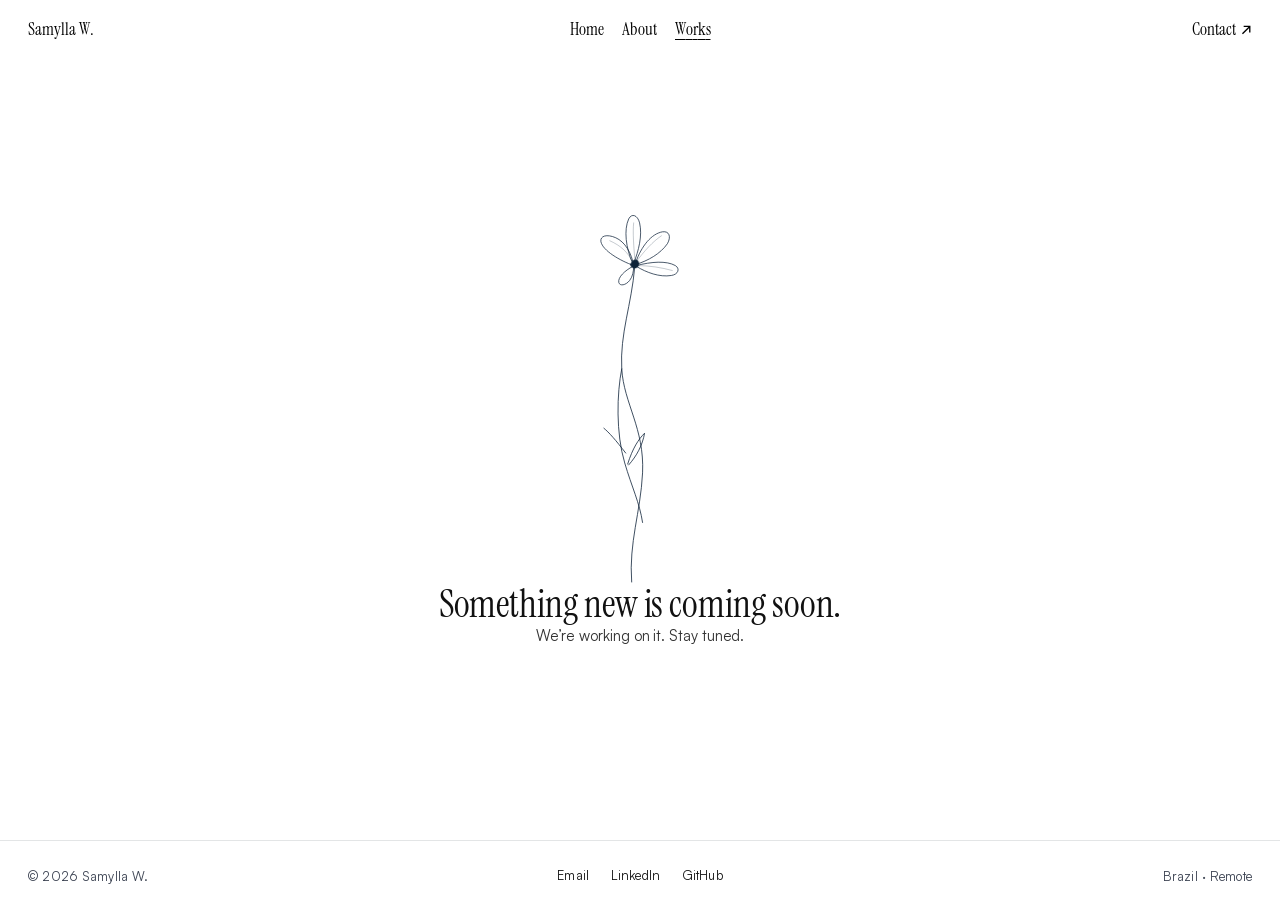
<file: works.html>
<!doctype html>
<html lang="en">
<head>
<meta charset="utf-8">
<meta name="viewport" content="width=device-width, initial-scale=1">
<title>Works — Samylla W.</title>
<meta name="description" content="Creating meaningful experiences that connect people and brands.">
<meta property="og:title" content="Samylla W.">
<meta property="og:description" content="Creating meaningful experiences that connect people and brands.">
<meta property="og:type" content="website">
<meta name="theme-color" content="#FFFFFF">
  <link rel="icon" type="image/svg+xml" href="favicon.svg">
  <meta property="og:image" content="https://samylla.com/og-image.png?v=2">
  <meta property="og:image:width" content="1200">
  <meta property="og:image:height" content="630">
  <meta name="twitter:card" content="summary_large_image">
  <meta name="twitter:image" content="https://samylla.com/og-image.png?v=2">
<link rel="preload" href="Satoshi-Variable.woff2" as="font" type="font/woff2" crossorigin>
<link rel="preconnect" href="https://fonts.googleapis.com">
<link rel="preconnect" href="https://fonts.gstatic.com" crossorigin>
<link rel="stylesheet" href="https://fonts.googleapis.com/css2?family=Instrument+Serif&display=swap">
<link rel="stylesheet" href="style.css">
<script src="main.js" defer></script>
</head>
<body>
<div class="site pg page-in" style="background: #FFFFFF">
<a class="skip" href="#main">Skip to content</a>
<div class="site nav-root" style="background: transparent; min-height: 0; overflow: visible; color: #000000">
  <header style="position: absolute; top: 0; left: 0; right: 0; z-index: 40">
    <div style="display: grid; grid-template-columns: minmax(0, 1fr) auto minmax(0, 1fr); align-items: center; padding: 8px var(--gutter)">
      <a class="mn" href="index.html" style="justify-self: start"><span class="roll" aria-hidden="true"><span class="ch" style="--d: 0.000s">S</span><span class="ch" style="--d: 0.020s">a</span><span class="ch" style="--d: 0.040s">m</span><span class="ch" style="--d: 0.060s">y</span><span class="ch" style="--d: 0.080s">l</span><span class="ch" style="--d: 0.100s">l</span><span class="ch" style="--d: 0.120s">a</span><span class="ch" style="--d: 0.140s"> </span><span class="ch" style="--d: 0.160s">W</span><span class="ch" style="--d: 0.180s">.</span></span><span class="sr-only">Samylla W., home</span></a>
      <nav aria-label="Primary" class="hide-mobile"><ul style="display: flex; gap: 18px; align-items: center"><li><a class="mn" href="index.html"><span class="roll" aria-hidden="true"><span class="ch" style="--d: 0.000s">H</span><span class="ch" style="--d: 0.020s">o</span><span class="ch" style="--d: 0.040s">m</span><span class="ch" style="--d: 0.060s">e</span></span><span class="sr-only">Home</span></a></li><li><a class="mn" href="about.html"><span class="roll" aria-hidden="true"><span class="ch" style="--d: 0.000s">A</span><span class="ch" style="--d: 0.020s">b</span><span class="ch" style="--d: 0.040s">o</span><span class="ch" style="--d: 0.060s">u</span><span class="ch" style="--d: 0.080s">t</span></span><span class="sr-only">About</span></a></li><li><a class="mn" href="works.html" aria-current="page"><span class="roll" aria-hidden="true"><span class="ch" style="--d: 0.000s">W</span><span class="ch" style="--d: 0.020s">o</span><span class="ch" style="--d: 0.040s">r</span><span class="ch" style="--d: 0.060s">k</span><span class="ch" style="--d: 0.080s">s</span></span><span class="sr-only">Works</span></a></li></ul></nav>
      <div style="justify-self: end; display: flex; align-items: center">
        <a class="mn hide-mobile" href="mailto:samyllacontato@gmail.com?subject=%F0%9F%91%8B%F0%9F%8F%BB%20Hi%20(from%20your%20website)"><span class="roll" aria-hidden="true"><span class="ch" style="--d: 0.000s">C</span><span class="ch" style="--d: 0.020s">o</span><span class="ch" style="--d: 0.040s">n</span><span class="ch" style="--d: 0.060s">t</span><span class="ch" style="--d: 0.080s">a</span><span class="ch" style="--d: 0.100s">c</span><span class="ch" style="--d: 0.120s">t</span></span><span class="sr-only">Contact by email</span><svg class="arrow" viewBox="0 0 10 10" fill="none" aria-hidden="true"><path d="M2 8 8 2M3 2h5v5" stroke="currentColor" stroke-width="1.1"/></svg></a>
        <button class="mn only-mobile" type="button" data-menu-open aria-expanded="false" aria-controls="m-menu">Menu</button>
      </div>
    </div>
  </header>
  <div id="m-menu" role="dialog" aria-modal="true" aria-label="Menu" hidden style="position: fixed; inset: 0; z-index: 90; background: #FFFFFF; color: #000000; display: flex; flex-direction: column; padding: 8px var(--gutter) 32px">
    <div style="display: flex; justify-content: flex-end"><button class="mn" type="button" data-menu-close>Close</button></div>
    <ul style="margin-top: auto; display: flex; flex-direction: column; gap: 2px"><li><a href="index.html" class="serif" style="font-size: 56px; line-height: 1.1; display: block">Home</a></li><li><a href="about.html" class="serif" style="font-size: 56px; line-height: 1.1; display: block">About</a></li><li><a href="works.html" class="serif" style="font-size: 56px; line-height: 1.1; display: block" aria-current="page">Works</a></li><li><a href="mailto:samyllacontato@gmail.com?subject=%F0%9F%91%8B%F0%9F%8F%BB%20Hi%20(from%20your%20website)" class="serif" style="font-size: 56px; line-height: 1.1; display: block">Contact</a></li></ul>
  </div>
</div>
<main id="main" class="px" style="padding-top: clamp(120px, 12vw, 180px); padding-bottom: clamp(96px, 10vw, 160px)">
  <h1 class="sr-only">Works</h1>
  <div class="wip">
      <svg class="wip-art" viewBox="1040 140 200 762" preserveAspectRatio="xMidYMax meet" aria-hidden="true" fill="none" stroke="currentColor" stroke-linecap="round" stroke-linejoin="round">
      <g class="sway">
          <path class="draw" pathLength="1" d="M1130 266 C1124 340 1100 400 1104 470 C1108 540 1150 590 1146 680 C1142 760 1118 820 1124 900" stroke-width="1.6" style="--d: 0.10s"/>
          <path class="draw" pathLength="1" d="M1104 470 C1094 520 1092 600 1110 660 C1124 708 1140 740 1146 780" stroke-width="1.6" style="--d: 0.35s"/>
          <path class="draw" pathLength="1" d="M1112 640 C1092 614 1078 598 1068 590" stroke-width="1.6" style="--d: 0.60s"/>
          <path class="draw" pathLength="1" d="M1116 662 C1126 630 1138 612 1150 600 C1146 624 1134 646 1118 664" stroke-width="1.6" style="--d: 0.85s"/>
          <path class="draw" pathLength="1" d="M1128 262 C1100 252 1066 232 1062 214 C1060 202 1074 198 1092 206 C1110 214 1124 236 1128 262" stroke-width="1.5" style="--d: 1.10s"/>
          <path class="draw" pathLength="1" d="M1126 258 C1112 226 1108 190 1118 168 C1124 156 1136 160 1140 176 C1146 202 1138 232 1128 258" stroke-width="1.5" style="--d: 1.28s"/>
          <path class="draw" pathLength="1" d="M1132 256 C1144 222 1164 198 1186 194 C1200 192 1204 204 1196 218 C1182 238 1158 252 1132 260" stroke-width="1.5" style="--d: 1.46s"/>
          <path class="draw" pathLength="1" d="M1134 262 C1164 254 1194 252 1212 262 C1222 268 1218 280 1204 282 C1180 286 1154 276 1134 264" stroke-width="1.5" style="--d: 1.64s"/>
          <path class="draw" pathLength="1" d="M1126 264 C1110 272 1096 286 1098 296 C1100 304 1112 302 1120 292 C1126 284 1128 274 1128 264" stroke-width="1.5" style="--d: 1.82s"/>
          <path class="draw" pathLength="1" d="M1128 258 C1116 234 1102 222 1080 212" stroke-width=".8" opacity=".6" style="--d: 2.00s"/>
          <path class="draw" pathLength="1" d="M1131 256 C1128 222 1126 196 1128 176" stroke-width=".8" opacity=".6" style="--d: 2.10s"/>
          <path class="draw" pathLength="1" d="M1132 256 C1150 232 1166 214 1184 202" stroke-width=".8" opacity=".6" style="--d: 2.20s"/>
          <path class="draw" pathLength="1" d="M1134 262 C1160 262 1184 266 1206 272" stroke-width=".8" opacity=".6" style="--d: 2.30s"/>
          <path class="seed" d="M1124 255 C1128 247 1139 249 1139 258 C1139 267 1128 271 1123 264 C1120 261 1121 258 1124 255 Z" fill="currentColor" stroke="none" style="--d: 2.40s"/>
      </g>
    </svg>
      <p class="wip-t rise" style="--d: 1.6s">Something new is coming soon.</p>
      <p class="wip-s rise" style="--d: 1.8s">We’re working on it. Stay tuned.</p>
    </div>
</main>
<footer class="site" style="min-height: 0; background: #FFFFFF; color: #161616; font-family: var(--sans)">
  <div style="border-top: 1px solid var(--rule)">
  <div class="ft">
    <p class="t-meta c-3">© 2026 Samylla W.</p>
    <ul style="display: flex; gap: 22px; flex-wrap: wrap">
      <li><a class="t-meta" href="mailto:samyllacontato@gmail.com" style="display: inline-flex; min-height: 44px; align-items: center"><span class="u-link">Email</span></a></li>
      <li><a class="t-meta" href="https://www.linkedin.com/in/samylla-w/" target="_blank" rel="noopener" style="display: inline-flex; min-height: 44px; align-items: center"><span class="u-link">LinkedIn</span></a></li>
      <li><a class="t-meta" href="https://github.com/samyllaw" target="_blank" rel="noopener" style="display: inline-flex; min-height: 44px; align-items: center"><span class="u-link">GitHub</span></a></li>
    </ul>
    <p class="t-meta c-3" style="justify-self: end">Brazil · Remote</p>
  </div>
  </div>
</footer>
</div>
</body>
</html>
</file>
<file: style.css>
/* Samylla W. — portfolio
   Fonts: Satoshi Variable (Fontshare, self-hosted) + Instrument Serif (Google Fonts) */
@font-face{font-family:"Satoshi";src:url("Satoshi-Variable.woff2") format("woff2");font-weight:300 900;font-style:normal;font-display:swap}

/* ============================================================
   Samylla W. — editorial design system v2
   Satoshi Variable · white ground · hairline bands · no italics
   Layout & motion after Mirelle, typographic language after Leoni
   ============================================================ */

:root {
  /* Color */
  --paper: #FFFFFF;          /* page ground — always white */
  --paper-2: #F7F7F6;        /* quiet fill (image plates, hovers) */
  --ink: #161616;            /* titles, primary text (17.6:1) */
  --ink-2: #2A2E36;          /* body copy (10:1) */
  --ink-3: #3E4554;          /* labels, metadata — slate blue (6:1) */
  --ink-4: #5E6675;          /* disabled / decorative only */
  --strong: #1D2943;         /* emphasis inside body copy — navy */
  --rule: #E3E5E6;           /* hairline */
  --rule-2: #CDD1D6;         /* stronger hairline (focus, active) */
  --on-ink: #FFFFFF;

  /* Image-plate tones (placeholders until real imagery exists) */
  --tone-1: #F1F1EF; --tone-2: #E8E7E3; --tone-3: #DDDBD6;
  --tone-4: #ECEEEF; --tone-5: #E2E5E8; --tone-6: #D6D3CD; --tone-7: #EFEDE9;

  /* Type */
  --sans: "Satoshi", "Helvetica Neue", Arial, system-ui, sans-serif;
  --serif: "Instrument Serif", Georgia, "Times New Roman", serif;   /* titles only, never italic */

  /* Spacing — 4px base */
  --s-1: 4px;  --s-2: 8px;  --s-3: 12px; --s-4: 16px; --s-5: 24px;
  --s-6: 32px; --s-7: 48px; --s-8: 64px; --s-9: 96px; --s-10: 128px; --s-11: 192px;

  /* Layout */
  --gutter: clamp(20px, 2.2vw, 40px);     /* band edge (logo / nav) */
  --indent: clamp(20px, 8vw, 160px);      /* title & content start (Leoni) */
  --max: 1680px;
  --section: clamp(88px, 10vw, 176px);

  /* Surfaces */
  --frame-pad: 4px;
  --frame-shadow: none;              /* no drop shadows, ever */

  /* Motion */
  --ease: cubic-bezier(.22, 1, .36, 1);
  --dur-1: .3s; --dur-2: .6s; --dur-3: .9s;
}

/* ---------- Base ---------- */
html { scroll-behavior: smooth; -webkit-text-size-adjust: 100%; }
body { margin: 0; background: #FFFFFF; color: var(--ink); }
.site { font-family: var(--sans); font-weight: 400; font-size: 15px; line-height: 1.45; letter-spacing: 0;
  background: var(--paper); color: var(--ink); -webkit-font-smoothing: antialiased; min-height: 100vh; overflow-x: clip;
  font-optical-sizing: auto; }
.site *, .site *::before, .site *::after { box-sizing: border-box; }
.site a { color: inherit; text-decoration: none; }
.site p { margin: 0; }
.site h1, .site h2, .site h3, .site h4 { margin: 0; font-weight: 500; }
.site ul, .site ol { margin: 0; padding: 0; list-style: none; }
.site b, .site strong { font-weight: 700; color: var(--strong); }
.site button { font: inherit; color: inherit; background: none; border: 0; padding: 0; cursor: pointer; letter-spacing: inherit; }
.site :focus-visible { outline: 1px solid var(--ink); outline-offset: 4px; border-radius: 1px; }
.skip { position: absolute; left: var(--gutter); top: -60px; z-index: 100; background: var(--ink); color: var(--on-ink);
  padding: 10px 14px; transition: top var(--dur-1) var(--ease); }
.skip:focus { top: 12px; }
.sr-only { position: absolute; width: 1px; height: 1px; overflow: hidden; clip: rect(0 0 0 0); white-space: nowrap; }

/* ---------- Typography — Instrument Serif for titles, Satoshi for everything else, no italics ---------- */
.serif { font-family: var(--serif); font-weight: 400; font-style: normal; }
.it { font-style: normal; }
.d-1, .d-2, .h-1, .h-2, .h-3, .h-4 { font-family: var(--serif); font-weight: 400; font-style: normal; }
.d-1 { font-size: clamp(60px, 8.4vw, 148px); line-height: .92; letter-spacing: -0.02em; text-transform: uppercase; }
.d-2 { font-size: clamp(50px, 6.4vw, 112px); line-height: .95; letter-spacing: -0.015em; text-transform: uppercase; }
.h-1 { font-size: clamp(46px, 5vw, 88px); line-height: .98; letter-spacing: -0.01em; text-transform: uppercase; }
.h-2 { font-size: clamp(30px, 2.8vw, 44px); line-height: 1.05; letter-spacing: -0.01em; }
.h-3 { font-size: clamp(24px, 2vw, 30px); line-height: 1.1; letter-spacing: -0.005em; }
.h-4 { font-size: 24px; line-height: 1.1; }
.t-statement { font-size: clamp(26px, 3vw, 46px); line-height: 1.15; font-weight: 400; letter-spacing: -0.025em; }
.t-sub { font-size: clamp(22px, 2vw, 30px); line-height: 1.15; font-weight: 500; letter-spacing: -0.02em; }
.t-lead { font-size: 15px; line-height: 1.55; font-weight: 500; letter-spacing: .09em; text-transform: uppercase; }
.t-body { font-size: 15px; line-height: 1.5; letter-spacing: 0; }
p.t-body.c-2 { text-align: justify; hyphens: auto; -webkit-hyphens: auto; }
.t-read { font-size: 17px; line-height: 1.65; }
.t-meta { font-size: 13px; line-height: 1.3; letter-spacing: .01em; }
.t-caps { font-size: 13px; line-height: 1.2; font-weight: 500; letter-spacing: .14em; text-transform: uppercase; }
.c-2 { color: var(--ink-2); } .c-3 { color: var(--ink-3); }
.on-night { color: var(--ink); } .on-night-2 { color: var(--ink-2); } .on-night-3 { color: var(--ink-3); }
.measure { max-width: 40ch; } .measure-w { max-width: 54ch; }

/* Asterisk separator (Leoni ✳) */
.ast { display: inline-block; width: .9em; height: .9em; vertical-align: -0.1em; margin: 0 .45em; color: var(--strong); }
.label { display: inline-flex; align-items: center; font-size: 14px; font-weight: 500; letter-spacing: .12em; text-transform: uppercase; color: var(--ink-3); }

/* ---------- Layout ---------- */
.wrap { width: 100%; max-width: var(--max); margin: 0 auto; padding-left: var(--gutter); padding-right: var(--gutter); }
.inset { padding-left: var(--indent); padding-right: var(--indent); }
.section { padding-top: var(--section); padding-bottom: var(--section); }
.band { border-bottom: 1px solid var(--rule); }
.band-top { border-top: 1px solid var(--rule); }
.title-band { border-bottom: 1px solid var(--rule); padding: clamp(28px, 3vw, 44px) 0 clamp(24px, 2.6vw, 40px); }
.grid-12 { display: grid; grid-template-columns: repeat(12, minmax(0, 1fr)); column-gap: var(--s-5); }
.split { display: grid; grid-template-columns: repeat(2, minmax(0, 1fr)); column-gap: clamp(24px, 5vw, 88px); }
.stack { display: flex; flex-direction: column; }
.row { display: flex; align-items: center; }
.night { background: var(--paper); color: var(--ink); }

/* ---------- Links ---------- */
.roll { display: inline-flex; overflow: hidden; line-height: 1.25; height: 1.25em; vertical-align: top; }
.roll .ch { display: inline-block; white-space: pre; text-shadow: 0 1.25em 0 currentColor;
  transition: transform .55s var(--ease); transition-delay: var(--d, 0s); }
a:hover > .roll .ch, a:focus-visible > .roll .ch, button:hover > .roll .ch { transform: translateY(-1.25em); }
.nav-link { font-size: 13px; font-weight: 500; letter-spacing: .12em; text-transform: uppercase; display: inline-flex; align-items: center; gap: 6px; min-height: 44px; }
.nav-link[aria-current="page"] { color: var(--ink); }
.nav-link[aria-current="page"]::after { content: ""; width: 4px; height: 4px; border-radius: 50%; background: currentColor; margin-left: 2px; }
.arrow { width: .72em; height: .72em; flex: none; transition: transform var(--dur-1) var(--ease); }
a:hover .arrow { transform: translate(2px, -2px); }
.arrow-down { transition: transform var(--dur-1) var(--ease); }
a:hover .arrow-down { transform: translateY(3px); }
.u-link { background-image: linear-gradient(currentColor, currentColor); background-size: 0% 1px; background-repeat: no-repeat;
  background-position: 0 100%; transition: background-size var(--dur-2) var(--ease); padding-bottom: 2px; }
.u-link:hover, .u-link:focus-visible, a:hover > .u-link { background-size: 100% 1px; }
.text-btn { display: inline-flex; align-items: center; gap: 8px; min-height: 44px; font-size: 13px; font-weight: 500; letter-spacing: .12em; text-transform: uppercase; }

/* Round icon button */
.icon-btn { width: 34px; height: 34px; border-radius: 50%; border: 1px solid var(--rule-2); color: var(--ink);
  display: inline-grid; place-items: center; transition: background var(--dur-1) var(--ease), border-color var(--dur-1) var(--ease); }
.icon-hit:hover .icon-btn { background: var(--ink); border-color: var(--ink); color: var(--on-ink); }
.icon-btn svg { width: 14px; height: 14px; }
.icon-hit { padding: 5px; display: inline-grid; }

/* Contact chip */
.chip-night { display: inline-flex; align-items: center; gap: 10px; border: 1px solid var(--rule-2); color: var(--ink);
  padding: 12px 18px; border-radius: 999px; font-size: 15px; font-weight: 500; min-height: 44px;
  transition: background var(--dur-1) var(--ease), color var(--dur-1) var(--ease), border-color var(--dur-1) var(--ease); }
.chip-night:hover { background: var(--ink); color: var(--on-ink); border-color: var(--ink); }
.chip-night svg { width: 16px; height: 16px; }

/* Filters */
.filter { display: inline-flex; gap: 6px; align-items: center; color: var(--ink-3); min-height: 44px;
  font-size: 13px; font-weight: 500; letter-spacing: .12em; text-transform: uppercase; transition: color var(--dur-1) var(--ease); }
.filter:hover, .filter[aria-pressed="true"] { color: var(--ink); }
.filter .count { font-weight: 400; letter-spacing: 0; }

/* ---------- Images / plates ---------- */
.frame { background: transparent; padding: 0; box-shadow: none; }
.frame-flat { background: #FFFFFF; border: 1px solid var(--rule); }
.plate { position: relative; overflow: hidden; display: block; width: 100%; background: var(--tone-1); }
.plate-in { position: absolute; inset: 0; display: flex; flex-direction: column; justify-content: space-between; padding: clamp(12px, 1.3vw, 18px);
  transition: transform 1.1s var(--ease); }
.plate-label { font-size: clamp(18px, 1.6vw, 24px); font-weight: 500; line-height: 1.1; letter-spacing: -0.01em; }
.plate-note { font-size: 11px; font-weight: 500; letter-spacing: .14em; text-transform: uppercase; color: var(--ink-3); }
.r-4x3 { aspect-ratio: 4 / 3; } .r-3x2 { aspect-ratio: 3 / 2; } .r-1x1 { aspect-ratio: 1 / 1; }
.r-3x4 { aspect-ratio: 3 / 4; } .r-16x9 { aspect-ratio: 16 / 9; } .r-4x5 { aspect-ratio: 4 / 5; }
.hover-zoom:hover .plate-in, a:hover .plate-in, a:focus-visible .plate-in, button:hover .plate-in { transform: scale(1.04); }

/* Project entry */
.proj { display: flex; flex-direction: column; gap: 16px; }
.proj-title { font-size: clamp(18px, 1.5vw, 22px); font-weight: 500; line-height: 1.15; letter-spacing: .06em; text-transform: uppercase; }
.proj-meta { color: var(--ink-3); font-size: 14px; }
.proj .frame, .proj .frame-flat { transition: box-shadow var(--dur-2) var(--ease), transform var(--dur-2) var(--ease); }
.proj:hover .frame { transform: none; }

/* Rows / accordion */
.rows { border-top: 1px solid var(--rule); }
.row-item { border-bottom: 1px solid var(--rule); }
.acc-btn { width: 100%; display: grid; grid-template-columns: 24px minmax(0, 1fr) minmax(0, 1fr) auto; column-gap: var(--s-5);
  align-items: center; text-align: left; padding: 22px 0; min-height: 64px; }
.acc-icon { width: 12px; height: 12px; color: var(--ink-3); transition: transform var(--dur-2) var(--ease); }
.acc-open .acc-icon { transform: rotate(45deg); }
.acc-panel { display: grid; grid-template-rows: 0fr; transition: grid-template-rows var(--dur-2) var(--ease); }
.acc-open .acc-panel { grid-template-rows: 1fr; }
.acc-panel > div { overflow: hidden; }
.acc-body { display: grid; grid-template-columns: 24px minmax(0, 1fr) minmax(0, 1fr) auto; column-gap: var(--s-5); padding: 0 0 28px; }

/* Placeholder note */
.todo { border: 1px dashed var(--rule-2); color: var(--ink-3); padding: 14px 16px; font-size: 14px; line-height: 1.45; }
.todo b { font-weight: 700; color: var(--ink); }

/* Process sheets — sticky stack */
.stack-panels { display: flex; flex-direction: column; }
.panel { position: sticky; top: var(--top, 24px); min-height: min(62vh, 560px); background: #FFFFFF; border-top: 1px solid var(--rule);
  display: flex; flex-direction: column; justify-content: space-between; padding: clamp(24px, 2.6vw, 40px) 0; color: var(--ink); }

/* Cursor follower */
.cursor { position: fixed; left: 0; top: 0; width: 84px; height: 84px; margin: -42px 0 0 -42px; border-radius: 50%;
  background: var(--ink); color: var(--on-ink); display: grid; place-items: center; font-size: 11px; font-weight: 500; letter-spacing: .14em;
  text-transform: uppercase; pointer-events: none; z-index: 60; transition: opacity var(--dur-1) var(--ease), scale var(--dur-1) var(--ease); }
@media (hover: none) { .cursor { display: none; } }

/* ---------- Motion ---------- */
@keyframes rise { from { opacity: 0; transform: translateY(24px); } to { opacity: 1; transform: none; } }
@keyframes fade { from { opacity: 0; } to { opacity: 1; } }
@keyframes lit { from { color: #C9CED6; } to { color: #161616; } }
@keyframes page-in { from { opacity: 0; } to { opacity: 1; } }
.page-in { animation: page-in .8s var(--ease) both; }
.rise { animation: rise var(--dur-3) var(--ease) both; animation-delay: var(--d, 0s); }
.line-mask { display: block; overflow: hidden; padding-bottom: .06em; }
.line-mask > span { display: block; animation: rise 1.1s var(--ease) both; animation-delay: var(--d, 0s); }
@supports (animation-timeline: view()) {
  .sr { animation: rise linear both; animation-timeline: view(); animation-range: entry 0% entry 55%; }
  .w-lit { animation: lit linear both; animation-timeline: view(); animation-range: cover 18% cover 42%; }
}
@media (prefers-reduced-motion: reduce) {
  html { scroll-behavior: auto; }
  .site *, .site *::before, .site *::after { animation: none !important; transition: none !important; }
}

/* ---------- Responsive ---------- */
@media (max-width: 1199px) { .hide-laptop { display: none !important; } }
@media (max-width: 809px) {
  :root { --indent: 20px; }
  .split { grid-template-columns: minmax(0, 1fr); row-gap: var(--s-6); }
  .grid-12 { grid-template-columns: repeat(4, minmax(0, 1fr)); column-gap: var(--s-4); }
  .hide-mobile { display: none !important; }
  p.t-body.c-2 { text-align: left; }
  .acc-btn { grid-template-columns: 18px minmax(0, 1fr) auto; row-gap: 4px; }
  .acc-btn .acc-co { grid-column: 2 / 3; grid-row: 2; color: var(--ink-3); }
  .acc-body { grid-template-columns: 18px minmax(0, 1fr); row-gap: 12px; }
  .acc-body > :nth-child(n+3) { grid-column: 2; }
  .panel { min-height: 52vh; }
}
@media (min-width: 810px) { .only-mobile { display: none !important; } }

/* Footer always at the bottom: page = column, main grows */
.site { display: flex; flex-direction: column; }
.site > main { flex: 1 0 auto; }
footer.site { display: block; }


/* ===== Navigation ===== */

.mn{font-family:var(--serif);font-size:17px;line-height:1;letter-spacing:0;text-transform:none;font-weight:400;display:inline-flex;align-items:center;gap:4px;min-height:44px;color:inherit}
.mn[aria-current="page"]{text-decoration:underline;text-decoration-thickness:1px;text-underline-offset:4px}
.mn .roll{height:1.15em;line-height:1.15}
.mn .roll .ch{text-shadow:0 1.15em 0 currentColor}
.mn:hover .roll .ch,.mn:focus-visible .roll .ch{transform:translateY(-1.15em)}


/* ===== Footer ===== */

.ct{display:flex;flex-direction:column;align-items:center;text-align:center;padding:clamp(96px,11vw,176px) var(--gutter) clamp(80px,9vw,140px)}
.ct-label{font-size:13px;color:#444;margin-bottom:20px}
.ct-h{font-family:var(--serif);font-weight:400;font-size:clamp(48px,6vw,96px);line-height:1;letter-spacing:-0.02em;color:#111;margin:0}
.ct-detail{margin-top:24px;font-size:15px;color:#333}
.ct-cta{margin-top:36px;display:inline-flex;align-items:center;gap:12px;min-height:48px;padding:12px 24px;border:1px solid #111;border-radius:999px;color:#111;font-size:15px;font-weight:500;transition:background .4s var(--ease),color .4s var(--ease)}
.ct-cta svg{width:18px;height:18px;transition:transform .4s var(--ease)}
.ct-cta:hover{background:#111;color:#fff}
.ct-cta:hover svg{transform:translateX(4px)}
.ft{display:grid;grid-template-columns:minmax(0,1fr) auto minmax(0,1fr);align-items:center;gap:16px;padding:14px var(--gutter)}
@media (max-width:809px){.ft{grid-template-columns:minmax(0,1fr);justify-items:start;gap:4px;padding:18px var(--gutter)}.ft > *{justify-self:start !important}}


/* ===== Home ===== */

.hero{position:relative;height:100vh;min-height:640px;overflow:hidden;background:#FFFFFF;display:grid;place-items:center}
.art{position:absolute;bottom:0;color:#0E2339;pointer-events:none;width:auto;overflow:visible}
.art-r{right:clamp(0px,1.5vw,24px);height:92%}
.art-l{left:clamp(0px,1.5vw,24px);height:58%;transform:scaleX(-1)}
@media (max-width:809px){.art-r{height:60%;right:-28px}.art-l{height:36%;left:-20px}}
.art .grow{transform-box:fill-box;transform-origin:70% 100%;animation:grow 2s var(--ease) both,sway 9s ease-in-out 2.4s infinite alternate;animation-delay:var(--d,0s),2.4s}
.art .draw{stroke-dasharray:1;stroke-dashoffset:1;animation:draw 1.8s var(--ease) forwards;animation-delay:var(--d,0s)}
.art .sway{transform-box:fill-box;transform-origin:50% 100%;animation:sway 9s ease-in-out infinite alternate;animation-delay:2.4s}
.art .seed{opacity:0;animation:fade 1.2s var(--ease) forwards;animation-delay:var(--d,0s)}
@keyframes grow{from{opacity:0;transform:translateY(40px)}to{opacity:1;transform:none}}
@keyframes draw{to{stroke-dashoffset:0}}
@keyframes sway{from{transform:rotate(-0.8deg)}to{transform:rotate(1.2deg)}}
.quote{position:relative;z-index:2;display:grid;max-width:17em;padding:0 var(--gutter);text-align:center;color:#0E2339;
 font-family:var(--serif);font-weight:400;font-style:normal;font-size:clamp(30px,3.5vw,56px);line-height:1.12;letter-spacing:-0.01em}
.quote > p{grid-area:1/1;margin:0}
.quote .w{display:inline-block;transition:opacity .9s var(--ease),filter .9s var(--ease),transform .9s var(--ease);transition-delay:var(--d,0s)}
.quote p[data-on="false"] .w{opacity:0;filter:blur(8px);transform:translateY(.25em);transition-delay:calc(var(--d,0s) * .4)}
.quote p[data-on="true"] .w{opacity:1;filter:none;transform:none}
.lang{position:absolute;left:50%;bottom:clamp(24px,4vh,44px);transform:translateX(-50%);z-index:3;display:flex;gap:4px;font-size:12px;font-weight:500;letter-spacing:.14em}
.lang button{min-height:44px;min-width:44px;color:var(--ink-4);transition:color .3s var(--ease)}
.lang button[aria-pressed="true"]{color:#0E2339}
@media (max-width:809px){
 .quote{font-size:clamp(28px,8vw,40px);margin-top:-14vh}
}


/* ===== About ===== */

.pg{--vgap:clamp(48px,5vw,80px);font-size:15px;line-height:1.5;letter-spacing:-0.005em;color:#111}
.pg .g{color:#333333}
.px{padding-left:var(--gutter);padding-right:var(--gutter)}
.ed{display:grid;grid-template-columns:repeat(12,minmax(0,1fr));column-gap:clamp(16px,1.8vw,28px)}
.sec{border-top:1px solid #E6E6E6;padding-top:clamp(20px,2vw,28px);padding-bottom:clamp(80px,8vw,128px)}
.st{font-family:var(--serif);font-weight:400;font-size:clamp(28px,2.4vw,36px);line-height:1;letter-spacing:-0.01em}
.lede{font-size:clamp(28px,3.1vw,48px);line-height:1.12;letter-spacing:-0.03em;font-weight:400;color:#111}
.xp{display:grid;grid-template-columns:repeat(9,minmax(0,1fr));column-gap:clamp(16px,1.8vw,28px);row-gap:6px;padding:22px 0;border-bottom:1px solid #E6E6E6}
.xp:first-child{padding-top:0}
.ph{margin:0}
.ph .plate{background:#F3F2EF}
.ph figcaption{margin-top:10px;font-size:12px;color:#333333;display:flex;justify-content:space-between}
.ab-lead{font-size:clamp(26px,2.6vw,40px);line-height:1.15;letter-spacing:-0.03em;color:#111;max-width:24em}
.ab-hey{font-family:var(--serif);font-weight:400;font-size:clamp(48px,5.6vw,92px);line-height:1;letter-spacing:-0.02em;color:#111;margin:0;padding-bottom:calc(var(--vgap) * .7)}
.ab-two{display:grid;grid-template-columns:repeat(2,minmax(0,1fr));column-gap:clamp(32px,4vw,64px);row-gap:24px;margin-top:0}
.ab-two p{max-width:none}
.ab-facts{display:grid;grid-template-columns:repeat(3,minmax(0,1fr));column-gap:clamp(24px,3vw,48px);margin:clamp(40px,4vw,64px) 0 0;padding-top:18px;border-top:1px solid #E6E6E6;max-width:980px}
.ab-facts dt{font-size:13px;color:#555555;margin-bottom:4px}
.ab-facts dd{margin:0;font-size:15px;color:#111}
.ab-sub{font-family:var(--serif);font-weight:400;font-size:clamp(24px,2vw,30px);line-height:1;margin:clamp(80px,8vw,128px) 0 20px}
@media (max-width:809px){.ab-two,.ab-facts{grid-template-columns:minmax(0,1fr);row-gap:16px}}
.ast-b{width:11px;height:11px;flex:none;color:#0E2339}
.xr{border-bottom:1px solid #E6E6E6}
.xr .xb{width:100%;display:grid;grid-template-columns:repeat(8,minmax(0,1fr)) 16px;column-gap:clamp(16px,1.8vw,28px);align-items:center;text-align:left;padding:20px 0;min-height:60px}
.xi{width:11px;height:11px;justify-self:end;color:#333333;transition:transform .5s var(--ease)}
.xr-open .xi{transform:rotate(45deg);color:#111}
.xp-p{display:grid;grid-template-rows:0fr;transition:grid-template-rows .6s var(--ease)}
.xr-open .xp-p{grid-template-rows:1fr}
.xp-p > div{overflow:hidden}
.xd{display:grid;grid-template-columns:repeat(8,minmax(0,1fr)) 16px;column-gap:clamp(16px,1.8vw,28px);padding:0 0 24px}
.off-names li{padding:4px 0;display:flex;align-items:center;gap:10px}
.sticky-t{position:sticky;top:clamp(72px,7vw,96px);align-self:start;z-index:2}
@media (max-width:809px){.sticky-t{position:static}}
.off-t{font-family:var(--serif);font-weight:400;font-size:clamp(36px,4vw,64px);line-height:1.05;letter-spacing:-0.015em;color:#111;max-width:14em;margin:0;padding-bottom:calc(var(--vgap) * .7)}
.sg{display:grid;grid-template-columns:minmax(0,1fr);row-gap:clamp(72px,10vw,160px);padding-bottom:clamp(40px,6vw,96px)}
.sg-it{max-width:620px}
.sg-cap{margin-top:10px;font-size:13px;color:#333}
.sg-it img{display:block;width:100%;height:auto;object-fit:cover;background:#F3F2EF}
@keyframes sgIn{from{opacity:0;transform:translateY(80px) scale(.96);clip-path:inset(14% 0 14% 0)}to{opacity:1;transform:none;clip-path:inset(0 0 0 0)}}
@supports (animation-timeline: view()){.sg-it{animation:sgIn linear both;animation-timeline:view();animation-range:entry 0% cover 38%}}
@media (prefers-reduced-motion:reduce){.sg-it{animation:none !important}}
@media (max-width:809px){.sg-it{width:72% !important}}
@media (max-width:809px){
 .xr .xb{grid-template-columns:minmax(0,1fr) 20px;grid-template-areas:"role icon" "co icon" "date icon";column-gap:16px;row-gap:4px;align-items:start;padding:22px 0;min-height:0}
 .xb > span:nth-child(1){grid-area:date;grid-column:auto !important;font-size:13px;color:#555;margin-top:6px}
 .xb > span:nth-child(2){grid-area:role;grid-column:auto !important;font-size:17px;line-height:1.3}
 .xb > span:nth-child(3){grid-area:co;grid-column:auto !important;font-size:15px}
 .xi{grid-area:icon;margin-top:7px}
 .xd{display:block;padding:0 36px 26px 0}
 .xd > p{font-size:15px;line-height:1.6;max-width:none !important}
}
@media (max-width:809px){
 .ed{grid-template-columns:minmax(0,1fr);row-gap:20px}.ed > *{grid-column:1 !important}
 .xp{grid-template-columns:minmax(0,1fr)}.xp > *{grid-column:1 !important}
 .cats{grid-template-columns:repeat(2,minmax(0,1fr)) !important}
}


/* ===== Works ===== */
.pg{font-size:15px;line-height:1.5;letter-spacing:-0.005em;color:#111}
.px{padding-left:var(--gutter);padding-right:var(--gutter)}
.wip{display:flex;flex-direction:column;align-items:center;text-align:center;padding:clamp(24px,4vw,64px) 0 clamp(40px,5vw,80px)}
.wip-art{height:clamp(260px,42vh,440px);width:auto;color:#0E2339;overflow:visible}
.wip-art .draw{stroke-dasharray:1;stroke-dashoffset:1;animation:draw 1.8s var(--ease) forwards;animation-delay:var(--d,0s)}
.wip-art .seed{opacity:0;animation:fade 1.2s var(--ease) forwards;animation-delay:var(--d,0s)}
.wip-art .sway{transform-box:fill-box;transform-origin:50% 100%;animation:sway 9s ease-in-out 2.4s infinite alternate}
@keyframes draw{to{stroke-dashoffset:0}}
@keyframes sway{from{transform:rotate(-0.8deg)}to{transform:rotate(1.2deg)}}
.wip-t{font-family:var(--serif);font-weight:400;font-size:clamp(30px,3vw,44px);line-height:1.1;color:#111;margin-top:32px}
.wip-s{margin-top:10px;font-size:15px;color:#333}

/* Mobile menu visibility */
#m-menu[hidden] { display: none !important; }

/* Sticky header */
.nav-root header { position: fixed !important; background: #FFFFFF; }
@media (max-width: 809px) {
  .nav-root header > div { grid-template-columns: minmax(0, 1fr) auto !important; }
  .art-r { height: 44% !important; right: -36px !important; }
  .art-l { height: 28% !important; left: -24px !important; }
  .quote { margin-top: -24vh !important; }
}
</file>
